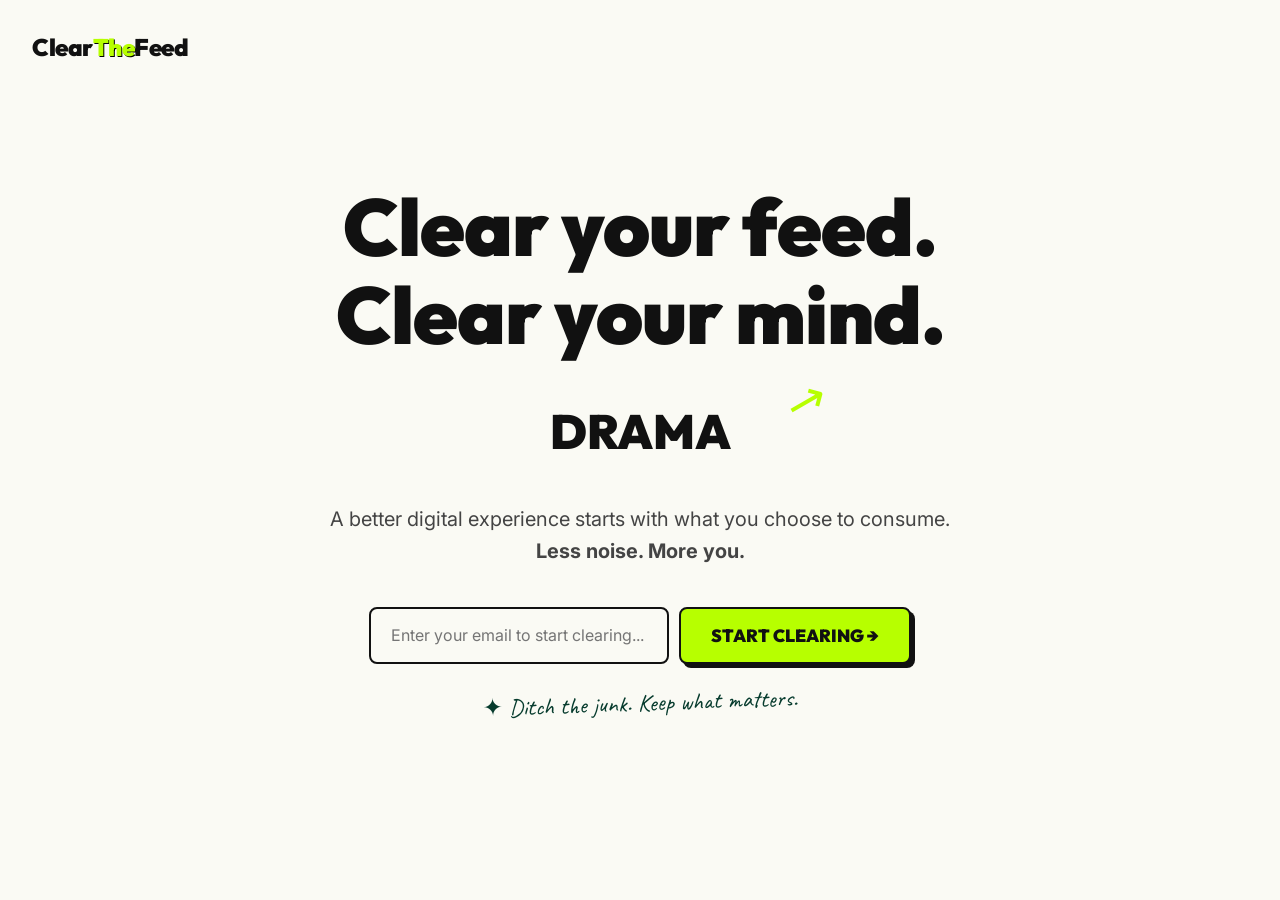
<file: index.html>
<!DOCTYPE html>
<html lang="en">

<head>
    <meta charset="UTF-8">
    <meta name="viewport" content="width=device-width, initial-scale=1.0">
    <title>ClearTheFeed | Less noise. More you.</title>
    <link rel="icon" type="image/png" href="/images/favicon.png">
    <link rel="preconnect" href="https://fonts.googleapis.com">
    <link rel="preconnect" href="https://fonts.gstatic.com" crossorigin>
    <link
        href="https://fonts.googleapis.com/css2?family=Outfit:wght@700;900&family=Inter:wght@400;600&family=Caveat:wght@700&display=swap"
        rel="stylesheet">
    <link rel="stylesheet" href="style.css">
</head>

<body>
    <nav>
        <div class="logo">Clear<span class="lime">The</span>Feed</div>
    </nav>

    <main class="hero">
        <div class="hero-content">
            <h1>Clear your feed.<br>Clear your mind.</h1>

            <div class="animation-container">
                <div id="dynamic-text" class="noise-word">DRAMA</div>
                <div class="doodle-arrow">↗</div>
            </div>

            <p class="subtitle">A better digital experience starts with what you choose to consume. <br><strong>Less
                    noise. More you.</strong></p>

        <form id="capture-form" name="clearthefeed-subscribers" method="POST" data-netlify="true">
            <input type="hidden" name="form-name" value="clearthefeed-subscribers" />
        
            <input type="email" id="email" name="email" placeholder="Enter your email to start clearing..." required>
            <button type="submit" class="lime-btn">START CLEARING →</button>
        </form>
            <p class="doodle-note">✦ Ditch the junk. Keep what matters.</p>
        </div>
    </main>

    <script src="app.js"></script>
</body>

</html>
</file>
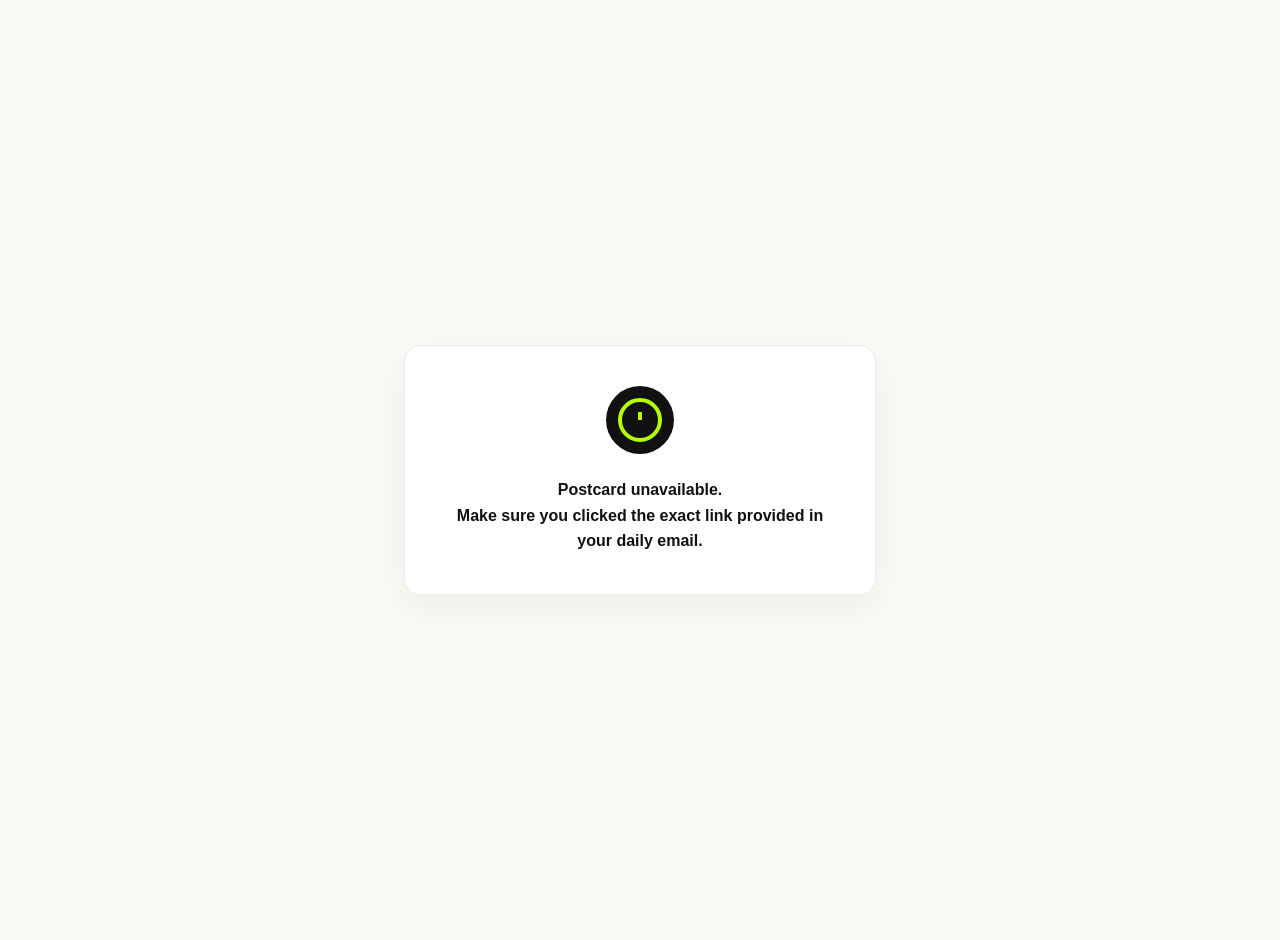
<file: postcards.html>
<!DOCTYPE html>
<html lang="en">

<head>
    <meta charset="UTF-8">
    <meta name="viewport" content="width=device-width, initial-scale=1.0">
    <title>ClearTheFeed | Daily Reset</title>
    <link rel="icon" type="image/svg+xml" href="/images/favicon.svg">
    <link rel="alternate icon" type="image/png" href="/images/favicon.png">
    <style>
        /* CSS Variables matching your brand identity */
        :root {
            --bg-color: #FAFAF4;
            --brand-dark: #111111;
            --brand-lime: #B7FF00;
            --text-muted: #666666;
        }

        body {
            margin: 0;
            padding: 20px;
            background-color: var(--bg-color);
            font-family: -apple-system, BlinkMacSystemFont, 'Segoe UI', Roboto, Helvetica, Arial, sans-serif;
            display: flex;
            justify-content: center;
            align-items: center;
            min-height: 100vh;
        }

        /* The Social Media Card Container */
        .feed-card {
            background: #ffffff;
            width: 100%;
            max-width: 470px;
            border-radius: 16px;
            border: 1px solid rgba(0, 0, 0, 0.08);
            box-shadow: 0 12px 35px rgba(0, 0, 0, 0.05);
            overflow: hidden;
            animation: slideUp 0.6s cubic-bezier(0.16, 1, 0.3, 1) forwards;
            opacity: 0;
            transform: translateY(20px);
        }

        @keyframes slideUp {
            to {
                opacity: 1;
                transform: translateY(0);
            }
        }

        /* Card Header */
        .card-header {
            display: flex;
            justify-content: space-between;
            align-items: center;
            padding: 14px 18px;
            background-color: var(--brand-dark);
            border-bottom: 1px solid rgba(255,255,255,0.05);
        }

        .user-info {
            display: flex;
            align-items: center;
            gap: 12px;
        }

        .avatar {
            width: 36px;
            height: 36px;
            background-color: #ffffff;
            border-radius: 50%;
            display: flex;
            justify-content: center;
            align-items: center;
            padding: 4px;
        }

        .avatar img {
            width: 100%;
            height: 100%;
        }

        .handle {
            font-weight: 800;
            color: #ffffff;
            font-size: 14px;
            letter-spacing: -0.2px;
        }

        .day-badge {
            background-color: var(--brand-lime);
            color: var(--brand-dark);
            font-size: 12px;
            font-weight: 800;
            padding: 5px 12px;
            border-radius: 20px;
            letter-spacing: 0.5px;
        }

        /* Carousel Layout */
        .carousel-wrapper {
            position: relative;
            width: 100%;
            /* 4:5 Aspect Ratio for perfect social media sizing */
            aspect-ratio: 4 / 5;
            background-color: var(--brand-dark);
        }

        .carousel {
            display: flex;
            overflow-x: auto;
            scroll-snap-type: x mandatory;
            scroll-behavior: smooth;
            -webkit-overflow-scrolling: touch;
            /* Smooth momentum scrolling on iOS */
            width: 100%;
            height: 100%;
            scrollbar-width: none;
            /* Hide scrollbar Firefox */
        }

        .carousel::-webkit-scrollbar {
            display: none;
            /* Hide scrollbar Chrome/Safari */
        }

        .slide {
            scroll-snap-align: center;
            flex: 0 0 100%;
            height: 100%;
            display: flex;
            justify-content: center;
            align-items: center;
            position: relative;
        }

        .slide img {
            width: 100%;
            height: 100%;
            object-fit: cover;
        }

        /* Desktop Navigation Arrows */
        .nav-btn {
            position: absolute;
            top: 50%;
            transform: translateY(-50%);
            background: rgba(17, 17, 17, 0.85);
            color: var(--brand-lime);
            border: none;
            width: 36px;
            height: 36px;
            border-radius: 50%;
            cursor: pointer;
            display: none;
            align-items: center;
            justify-content: center;
            font-size: 18px;
            font-weight: bold;
            z-index: 10;
            transition: background 0.2s ease, transform 0.2s ease;
        }

        .nav-btn:hover {
            background: var(--brand-dark);
            transform: translateY(-50%) scale(1.1);
        }

        .nav-prev {
            left: 12px;
        }

        .nav-next {
            right: 12px;
        }

        @media (min-width: 768px) {
            .nav-btn {
                display: flex;
            }
        }

        /* Footer & Interaction Elements */
        .card-footer {
            padding: 16px 18px;
            background-color: var(--brand-dark);
        }

        .interaction-bar {
            display: flex;
            justify-content: space-between;
            align-items: center;
            margin-bottom: 14px;
        }

        /* Dynamic Pagination Dots */
        .pagination {
            display: flex;
            gap: 6px;
        }

        .dot {
            width: 6px;
            height: 6px;
            border-radius: 50%;
            background-color: #333333;
            transition: all 0.3s cubic-bezier(0.25, 0.8, 0.25, 1);
        }

        .dot.active {
            background-color: var(--brand-lime);
            width: 20px;
            /* Stretches the active dot */
            border-radius: 4px;
        }

        .caption {
            font-size: 14px;
            line-height: 1.5;
            color: #ffffff;
        }

        .caption strong {
            font-weight: 800;
        }

        .caption span {
            color: #aaaaaa;
            margin-left: 5px;
        }

        /* Error state styling */
        .error-message {
            padding: 40px;
            text-align: center;
            font-weight: bold;
            color: var(--brand-dark);
            line-height: 1.6;
        }
    </style>
</head>

<body>

    <div class="feed-card" id="app-container">
        <!-- JavaScript injects the entire component here -->
    </div>

    <script>
        // 1. Parse the URL parameter (e.g., ?day=1)
        const urlParams = new URLSearchParams(window.location.search);
        let currentDay = urlParams.get('day');
        const appContainer = document.getElementById('app-container');

        // Check if a valid day exists in the URL
        if (currentDay && currentDay >= 1 && currentDay <= 14) {

            // 2. Build the UI Structure
            appContainer.innerHTML = `
                <div class="card-header">
                    <div class="user-info">
                        <div class="avatar">
                            <img src="/images/favicon.png" alt="ClearTheFeed Icon" style="width: 100%; height: 100%; border-radius: 50%; object-fit: contain;">
                        </div>
                        <span class="handle">clearthefeed</span>
                    </div>
                    <div class="day-badge">DAY ${currentDay}</div>
                </div>

                <div class="carousel-wrapper">
                    <button class="nav-btn nav-prev" onclick="scrollSlide(-1)">←</button>
                    <button class="nav-btn nav-next" onclick="scrollSlide(1)">→</button>
                    <div class="carousel" id="carousel">
                        <!-- Slides injected here -->
                    </div>
                </div>

                <div class="card-footer">
                    <div class="interaction-bar">
                        <!-- Spacer to center the dots -->
                        <div style="width: 24px;"></div> 
                        
                        <div class="pagination" id="pagination">
                            <!-- Dots injected here -->
                        </div>
                        
                        <!-- Share Icon matching brand colors -->
                        <svg viewBox="0 0 24 24" width="24" height="24" stroke="#ffffff" stroke-width="2" fill="none" stroke-linecap="round" stroke-linejoin="round" style="cursor: pointer;">
                            <circle cx="18" cy="5" r="3"></circle>
                            <circle cx="6" cy="12" r="3"></circle>
                            <circle cx="18" cy="19" r="3"></circle>
                            <line x1="8.59" y1="13.51" x2="15.42" y2="17.49"></line>
                            <line x1="15.41" y1="6.51" x2="8.59" y2="10.49"></line>
                        </svg>
                    </div>
                    <div class="caption">
                        <strong>clearthefeed</strong> Swipe to uncover today's reset. <span>#buildnuance</span>
                    </div>
                </div>
            `;

            // 3. Inject Images and Dots dynamically
            const carousel = document.getElementById('carousel');
            const pagination = document.getElementById('pagination');
            let slidesHTML = '';
            let dotsHTML = '';

            for (let i = 1; i <= 5; i++) {
                // Generates /images/day1-page1.jpg, etc.
                slidesHTML += `
                    <div class="slide">
                        <img src="/images/day${currentDay}-page${i}.jpg" alt="Postcard Page ${i}" loading="lazy">
                    </div>`;
                dotsHTML += `<div class="dot ${i === 1 ? 'active' : ''}"></div>`;
            }

            carousel.innerHTML = slidesHTML;
            pagination.innerHTML = dotsHTML;

            // 4. Set up the Intersection Observer to animate the dots on swipe
            const slides = document.querySelectorAll('.slide');
            const dots = document.querySelectorAll('.dot');

            // This detects which image is currently centered on the screen
            const observer = new IntersectionObserver((entries) => {
                entries.forEach(entry => {
                    if (entry.isIntersecting) {
                        // Find the index of the visible slide
                        const index = Array.from(slides).indexOf(entry.target);
                        // Remove active class from all dots
                        dots.forEach(dot => dot.classList.remove('active'));
                        // Add active class to the corresponding dot
                        dots[index].classList.add('active');
                    }
                });
            }, {
                root: carousel,
                threshold: 0.6 // Triggers when 60% of the slide is visible
            });

            slides.forEach(slide => observer.observe(slide));

        } else {
            // Error handling if someone accesses the link directly without a day parameter
            appContainer.innerHTML = `
                <div class="error-message">
                    <svg viewBox="0 0 24 24" width="48" height="48" stroke="#B7FF00" stroke-width="2" fill="none" style="margin-bottom: 15px; background: #111; border-radius: 50%; padding: 10px;">
                        <circle cx="12" cy="12" r="10"></circle>
                        <line x1="12" y1="8" x2="12" y2="12"></line>
                        <line x1="12" y1="16" x2="12.01" y2="16"></line>
                    </svg><br>
                    Postcard unavailable.<br>Make sure you clicked the exact link provided in your daily email.
                </div>`;
        }

        // 5. Desktop Arrow Navigation Logic
        window.scrollSlide = function (direction) {
            const carousel = document.getElementById('carousel');
            const slideWidth = carousel.clientWidth;
            // Scroll left (-1) or right (+1) by exactly one image width
            carousel.scrollBy({ left: direction * slideWidth, behavior: 'smooth' });
        };
    </script>
</body>

</html>
</file>
<file: style.css>
:root {
    --off-white: #FAFAF4;
    --near-black: #111111;
    --electric-lime: #B7FF00;
    --soft-yellow: #FFE45C;
    --deep-green: #063B2D;
}

* {
    box-sizing: border-box;
    margin: 0;
    padding: 0;
}

body {
    background-color: var(--off-white);
    color: var(--near-black);
    font-family: 'Inter', sans-serif;
    min-height: 100vh;
    display: flex;
    flex-direction: column;
    overflow-x: hidden;
}

nav {
    padding: 2rem;
    position: absolute;
    top: 0;
    width: 100%;
}

.logo {
    font-family: 'Outfit', sans-serif;
    font-size: 1.5rem;
    font-weight: 900;
    letter-spacing: -0.5px;
}

.lime {
    color: var(--electric-lime);
    text-shadow: 1px 1px 0 #000;
    /* Makes it pop on light bg */
}

.hero {
    flex-grow: 1;
    display: flex;
    justify-content: center;
    align-items: center;
    padding: 2rem;
    text-align: center;
}

.hero-content {
    max-width: 700px;
}

h1 {
    font-family: 'Outfit', sans-serif;
    font-size: clamp(3rem, 8vw, 5rem);
    font-weight: 900;
    line-height: 1.1;
    margin-bottom: 1.5rem;
    letter-spacing: -1px;
}

.animation-container {
    height: 80px;
    margin: 2rem 0;
    position: relative;
    display: flex;
    justify-content: center;
    align-items: center;
}

.noise-word {
    font-family: 'Outfit', sans-serif;
    font-size: 3rem;
    font-weight: 900;
    color: var(--near-black);
    position: relative;
    transition: all 0.5s ease;
}

.noise-word.strike {
    text-decoration: line-through;
    text-decoration-color: var(--electric-lime);
    text-decoration-thickness: 8px;
    opacity: 0.5;
}

.noise-word.cleared {
    color: var(--deep-green);
    text-decoration: none;
    opacity: 1;
    transform: scale(1.1);
}

.doodle-arrow {
    font-family: 'Caveat', cursive;
    font-size: 3rem;
    color: var(--electric-lime);
    position: absolute;
    right: 20%;
    top: -20px;
    transform: rotate(15deg);
}

.subtitle {
    font-size: 1.25rem;
    line-height: 1.6;
    margin-bottom: 2.5rem;
    color: #444;
}

form {
    display: flex;
    gap: 10px;
    justify-content: center;
    flex-wrap: wrap;
}

input[type="email"] {
    padding: 15px 20px;
    font-size: 1rem;
    border: 2px solid var(--near-black);
    border-radius: 8px;
    width: 300px;
    background: transparent;
    font-family: 'Inter', sans-serif;
}

input[type="email"]:focus {
    outline: none;
    border-color: var(--deep-green);
}

.lime-btn {
    background-color: var(--electric-lime);
    color: var(--near-black);
    font-family: 'Outfit', sans-serif;
    font-weight: 900;
    font-size: 1.1rem;
    padding: 15px 30px;
    border: 2px solid var(--near-black);
    border-radius: 8px;
    cursor: pointer;
    box-shadow: 4px 4px 0 var(--near-black);
    transition: all 0.2s ease;
}

.lime-btn:hover {
    transform: translate(2px, 2px);
    box-shadow: 2px 2px 0 var(--near-black);
}

.doodle-note {
    font-family: 'Caveat', cursive;
    font-size: 1.5rem;
    color: var(--deep-green);
    margin-top: 1.5rem;
    transform: rotate(-2deg);
}
</file>
